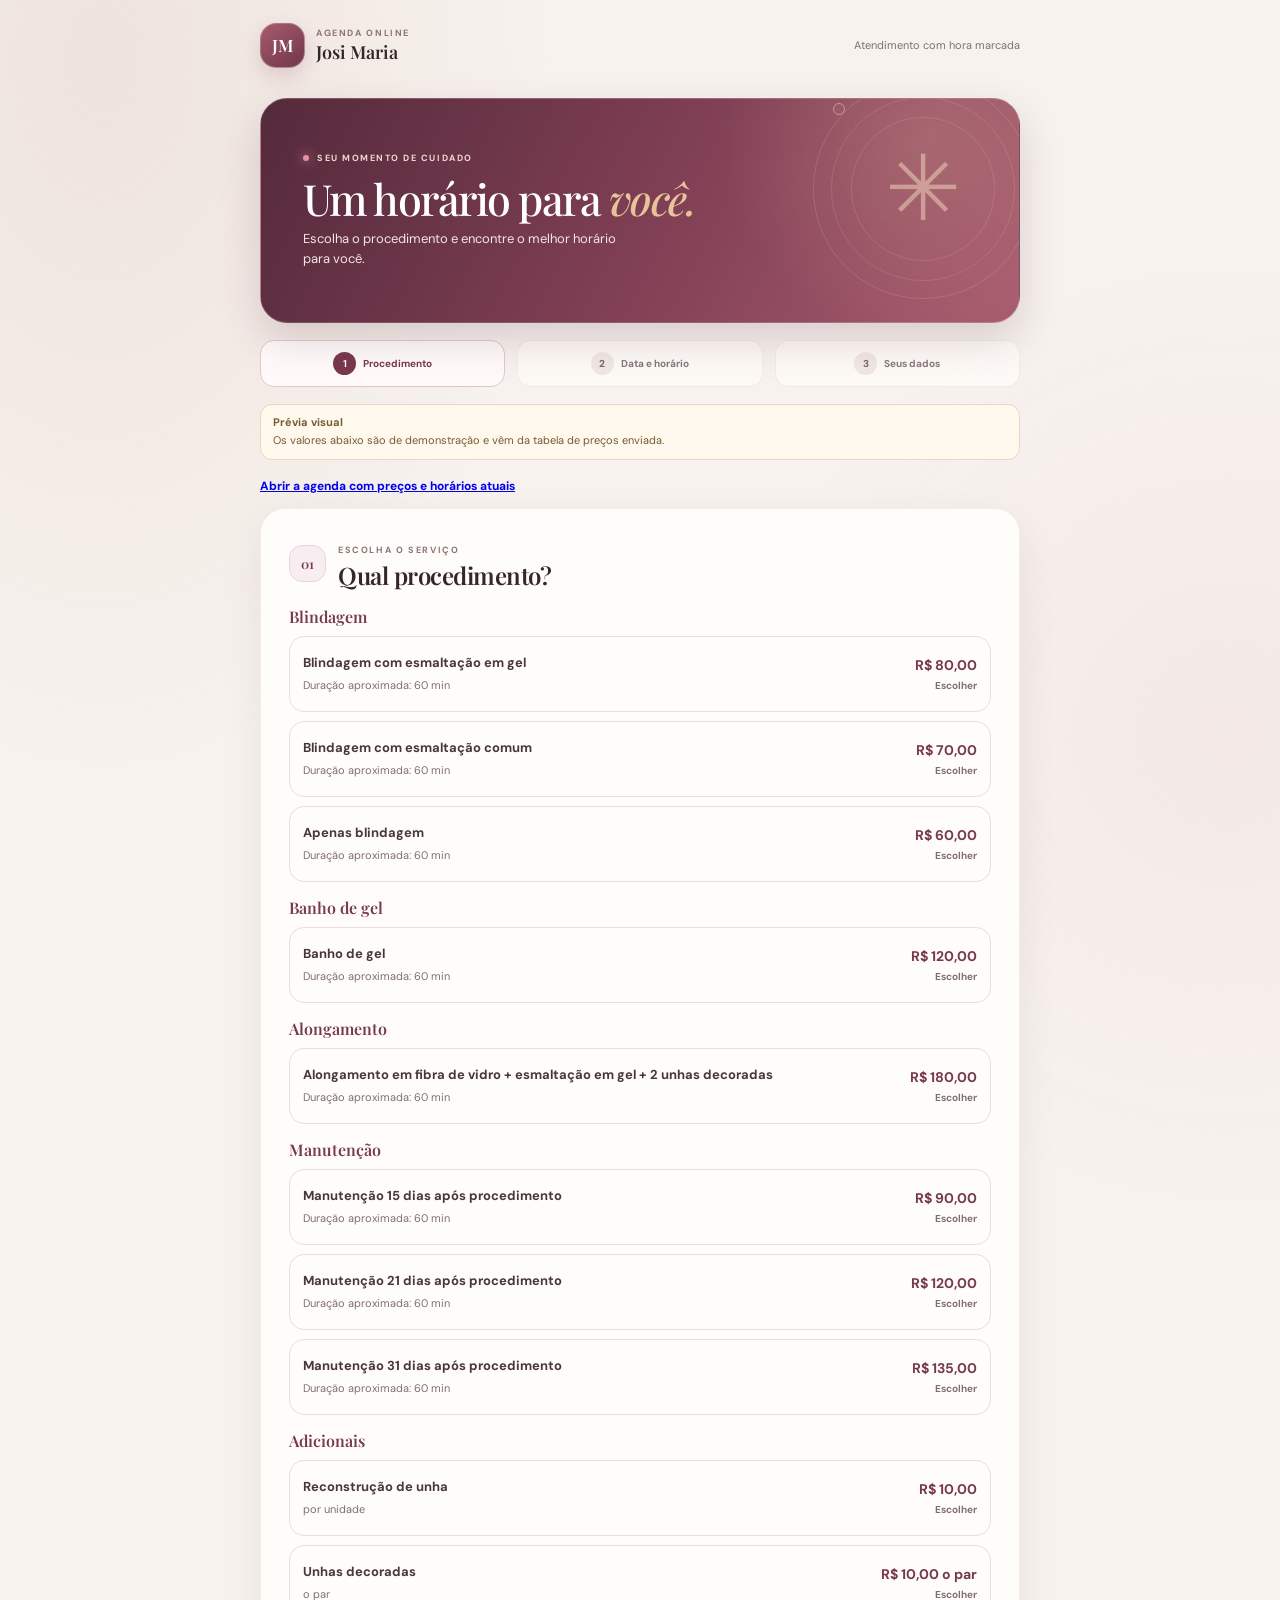
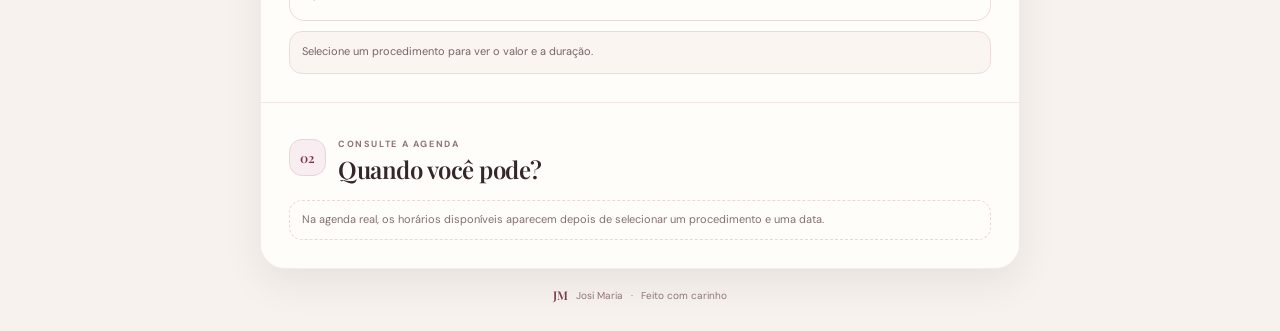
<file: agendar/preview.html>
<!doctype html>
<html lang="pt-BR">
  <head>
    <meta charset="utf-8" />
    <meta name="viewport" content="width=device-width, initial-scale=1, viewport-fit=cover" />
    <meta name="theme-color" content="#f7f2ee" />
    <title>Prévia do catálogo · Josi Maria</title>
    <link rel="preconnect" href="https://fonts.googleapis.com" />
    <link rel="preconnect" href="https://fonts.gstatic.com" crossorigin />
    <link href="https://fonts.googleapis.com/css2?family=DM+Sans:wght@400;500;600;700&family=Playfair+Display:wght@400;500;600;700&display=swap" rel="stylesheet" />
    <link rel="stylesheet" href="./style.css" />
    <style>
      .preview-note { margin: 0 0 14px; padding: 10px 12px; border: 1px solid #e8d8c2; border-radius: 12px; background: #fff9ed; color: #745b32; font-size: 11px; line-height: 1.45; }
      .preview-note strong { display: block; margin-bottom: 2px; }
      .preview-live-link { display: inline-block; margin: 0 0 14px; color: #78394d; font-size: 12px; font-weight: 700; }
    </style>
  </head>
  <body>
    <div class="booking-shell">
      <header class="public-header">
        <a class="brand" href="#" aria-label="Agenda online Josi Maria">
          <span class="brand-mark" aria-hidden="true">JM</span>
          <span class="brand-copy"><span class="eyebrow">AGENDA ONLINE</span><strong>Josi Maria</strong></span>
        </a>
        <span class="header-note">Atendimento com hora marcada</span>
      </header>
      <main>
        <section class="booking-hero" aria-labelledby="page-title">
          <div class="hero-copy">
            <span class="hero-kicker"><i aria-hidden="true"></i> SEU MOMENTO DE CUIDADO</span>
            <h1 id="page-title">Um horário para <em>você.</em></h1>
            <p>Escolha o procedimento e encontre o melhor horário para você.</p>
          </div>
          <div class="hero-art" aria-hidden="true"><span>✳</span><i></i></div>
        </section>
        <ol class="step-progress" aria-label="Etapas do agendamento">
          <li class="step-active"><span>1</span><b>Procedimento</b></li>
          <li><span>2</span><b>Data e horário</b></li>
          <li><span>3</span><b>Seus dados</b></li>
        </ol>
        <div class="preview-note"><strong>Prévia visual</strong>Os valores abaixo são de demonstração e vêm da tabela de preços enviada.</div>
        <p class="preview-live-link"><a href="./">Abrir a agenda com preços e horários atuais</a></p>
        <form class="booking-card">
          <section class="form-section" aria-labelledby="service-title">
            <div class="section-title">
              <span class="section-number">01</span>
              <div><span class="eyebrow">ESCOLHA O SERVIÇO</span><h2 id="service-title">Qual procedimento?</h2></div>
            </div>
            <div class="service-catalog" role="group" aria-label="Procedimentos disponíveis">
              <section class="service-group"><h3 class="service-group-title">Blindagem</h3><div class="service-options" role="group" aria-label="Blindagem">
                <button type="button" class="service-choice" aria-pressed="false"><span class="service-choice-copy"><strong class="service-choice-name">Blindagem com esmaltação em gel</strong><span class="service-choice-duration">Duração aproximada: 60 min</span></span><span class="service-choice-price"><strong>R$ 80,00</strong><span class="service-choice-action">Escolher</span></span></button>
                <button type="button" class="service-choice" aria-pressed="false"><span class="service-choice-copy"><strong class="service-choice-name">Blindagem com esmaltação comum</strong><span class="service-choice-duration">Duração aproximada: 60 min</span></span><span class="service-choice-price"><strong>R$ 70,00</strong><span class="service-choice-action">Escolher</span></span></button>
                <button type="button" class="service-choice" aria-pressed="false"><span class="service-choice-copy"><strong class="service-choice-name">Apenas blindagem</strong><span class="service-choice-duration">Duração aproximada: 60 min</span></span><span class="service-choice-price"><strong>R$ 60,00</strong><span class="service-choice-action">Escolher</span></span></button>
              </div></section>
              <section class="service-group"><h3 class="service-group-title">Banho de gel</h3><div class="service-options" role="group" aria-label="Banho de gel">
                <button type="button" class="service-choice" aria-pressed="false"><span class="service-choice-copy"><strong class="service-choice-name">Banho de gel</strong><span class="service-choice-duration">Duração aproximada: 60 min</span></span><span class="service-choice-price"><strong>R$ 120,00</strong><span class="service-choice-action">Escolher</span></span></button>
              </div></section>
              <section class="service-group"><h3 class="service-group-title">Alongamento</h3><div class="service-options" role="group" aria-label="Alongamento">
                <button type="button" class="service-choice" aria-pressed="false"><span class="service-choice-copy"><strong class="service-choice-name">Alongamento em fibra de vidro + esmaltação em gel + 2 unhas decoradas</strong><span class="service-choice-duration">Duração aproximada: 60 min</span></span><span class="service-choice-price"><strong>R$ 180,00</strong><span class="service-choice-action">Escolher</span></span></button>
              </div></section>
              <section class="service-group"><h3 class="service-group-title">Manutenção</h3><div class="service-options" role="group" aria-label="Manutenção">
                <button type="button" class="service-choice" aria-pressed="false"><span class="service-choice-copy"><strong class="service-choice-name">Manutenção 15 dias após procedimento</strong><span class="service-choice-duration">Duração aproximada: 60 min</span></span><span class="service-choice-price"><strong>R$ 90,00</strong><span class="service-choice-action">Escolher</span></span></button>
                <button type="button" class="service-choice" aria-pressed="false"><span class="service-choice-copy"><strong class="service-choice-name">Manutenção 21 dias após procedimento</strong><span class="service-choice-duration">Duração aproximada: 60 min</span></span><span class="service-choice-price"><strong>R$ 120,00</strong><span class="service-choice-action">Escolher</span></span></button>
                <button type="button" class="service-choice" aria-pressed="false"><span class="service-choice-copy"><strong class="service-choice-name">Manutenção 31 dias após procedimento</strong><span class="service-choice-duration">Duração aproximada: 60 min</span></span><span class="service-choice-price"><strong>R$ 135,00</strong><span class="service-choice-action">Escolher</span></span></button>
              </div></section>
              <section class="service-group"><h3 class="service-group-title">Adicionais</h3><div class="service-options" role="group" aria-label="Adicionais">
                <button type="button" class="service-choice" aria-pressed="false"><span class="service-choice-copy"><strong class="service-choice-name">Reconstrução de unha</strong><span class="service-choice-duration">por unidade</span></span><span class="service-choice-price"><strong>R$ 10,00</strong><span class="service-choice-action">Escolher</span></span></button>
                <button type="button" class="service-choice" aria-pressed="false"><span class="service-choice-copy"><strong class="service-choice-name">Unhas decoradas</strong><span class="service-choice-duration">o par</span></span><span class="service-choice-price"><strong>R$ 10,00 o par</strong><span class="service-choice-action">Escolher</span></span></button>
              </div></section>
            </div>
            <div class="service-summary"><span>Selecione um procedimento para ver o valor e a duração.</span></div>
          </section>
          <section class="form-section"><div class="section-title"><span class="section-number">02</span><div><span class="eyebrow">CONSULTE A AGENDA</span><h2>Quando você pode?</h2></div></div><p class="slot-empty">Na agenda real, os horários disponíveis aparecem depois de selecionar um procedimento e uma data.</p></section>
        </form>
      </main>
      <footer class="public-footer"><span class="footer-mark">JM</span><span>Josi Maria</span><span>·</span><span>Feito com carinho</span></footer>
    </div>
    <script>
      document.querySelectorAll('.service-choice').forEach((button) => button.addEventListener('click', () => {
        document.querySelectorAll('.service-choice').forEach((item) => {
          item.setAttribute('aria-pressed', String(item === button));
          item.querySelector('.service-choice-action').textContent = item === button ? 'Selecionado' : 'Escolher';
        });
        const name = button.querySelector('.service-choice-name').textContent;
        const duration = button.querySelector('.service-choice-duration').textContent;
        const price = button.querySelector('.service-choice-price strong').textContent;
        const summary = document.querySelector('.service-summary');
        summary.classList.add('has-service');
        summary.replaceChildren(Object.assign(document.createElement('span'), { textContent: duration }), Object.assign(document.createElement('strong'), { textContent: price }));
      }));
    </script>
  </body>
</html>
</file>
<file: agendar/style.css>
:root {
  color-scheme: light;
  --paper: #f7f2ee;
  --surface: #fffdfa;
  --ink: #35262a;
  --muted: #806f72;
  --line: #ebdfdd;
  --rose: #b15b70;
  --rose-dark: #78394d;
  --rose-soft: #f6e8ec;
  --gold: #bd956b;
  --shadow: 0 14px 38px rgba(70,43,48,.08);
  font-family: 'DM Sans', 'Segoe UI', sans-serif;
  color: var(--ink);
  background: var(--paper);
  font-synthesis: none;
  text-rendering: optimizeLegibility;
  -webkit-font-smoothing: antialiased;
}

* { box-sizing: border-box; }
html, body { width: 100%; min-width: 0; min-height: 100%; overflow-x: clip; }
body {
  margin: 0;
  min-height: 100vh;
  min-height: 100dvh;
  background:
    radial-gradient(ellipse at 8% 3%, rgba(202,157,143,.18), transparent 28rem),
    radial-gradient(ellipse at 96% 38%, rgba(228,198,202,.2), transparent 30rem),
    var(--paper);
}
button, input, select, textarea { font: inherit; }
button, a { -webkit-tap-highlight-color: transparent; }
.booking-shell { width: min(calc(100% - 28px), 760px); min-width: 0; margin: 0 auto; padding: max(14px,env(safe-area-inset-top)) 0 max(28px,env(safe-area-inset-bottom)); }
.public-header { min-height: 62px; display: flex; align-items: center; justify-content: space-between; gap: 12px; margin-bottom: 18px; }
.brand { min-width: 0; display: inline-flex; align-items: center; gap: 11px; color: inherit; text-decoration: none; }
.brand-mark { width: 45px; height: 45px; flex: 0 0 45px; display: grid; place-items: center; border: 1px solid rgba(255,255,255,.3); border-radius: 16px; background: linear-gradient(145deg,#a75b6e,#71364a); color: white; font: 600 17px 'Playfair Display',Georgia,serif; box-shadow: 0 8px 20px rgba(120,57,77,.18); }
.brand-copy { min-width: 0; display: grid; gap: 2px; }
.brand-copy .eyebrow, .eyebrow { color: #8e7475; font-size: 9px; line-height: 1.4; letter-spacing: .18em; font-weight: 700; }
.brand-copy strong { overflow: hidden; font: 600 18px/1.2 'Playfair Display',Georgia,serif; text-overflow: ellipsis; white-space: nowrap; }
.header-note { color: #806f72; font-size: 11px; text-align: right; }
.booking-hero { position: relative; min-height: 205px; overflow: hidden; display: flex; align-items: center; padding: 27px clamp(20px,5vw,42px); border: 1px solid rgba(255,255,255,.18); border-radius: 27px; background: radial-gradient(circle at 88% 17%,rgba(222,177,157,.25),transparent 13rem),linear-gradient(118deg,#542a3b 0%,#7e3e53 50%,#a85c6e 100%); color: white; box-shadow: 0 17px 40px rgba(92,46,62,.19); }
.hero-copy { position: relative; z-index: 1; width: 100%; max-width: 450px; min-width: 0; }
.hero-kicker { display: flex; align-items: center; gap: 8px; color: #f0d8d0; font-size: 9px; letter-spacing: .17em; font-weight: 700; }
.hero-kicker i { width: 6px; height: 6px; border-radius: 50%; background: #e88fa3; box-shadow: 0 0 12px #ec9cae; }
.booking-hero h1 { margin: 12px 0 8px; font: 500 clamp(30px,7vw,43px)/1.04 'Playfair Display',Georgia,serif; letter-spacing: -.035em; }
.booking-hero h1 em { color: #e6c399; font-weight: 500; }
.booking-hero p { max-width: 330px; margin: 0; color: #f5e5e4; font-size: 13px; line-height: 1.55; }
.hero-art { position: absolute; top: -20px; right: -14px; width: 220px; height: 220px; display: grid; place-items: center; border: 1px solid rgba(255,239,224,.26); border-radius: 50%; color: #edcfb4; opacity: .55; }
.hero-art::before, .hero-art::after { position: absolute; inset: 17px; border: 1px solid rgba(255,239,224,.22); border-radius: inherit; content: ''; }
.hero-art::after { inset: 37px; }
.hero-art span { font-size: 91px; line-height: 1; }
.hero-art i { position: absolute; top: 23px; left: 19px; width: 12px; height: 12px; border: 1px solid #efd0b4; border-radius: 50%; background: #9f596b; }

.step-progress { display: grid; grid-template-columns: repeat(3,minmax(0,1fr)); gap: 9px; margin: 15px 0; padding: 0; list-style: none; }
.step-progress li { min-width: 0; min-height: 42px; display: flex; align-items: center; justify-content: center; gap: 7px; padding: 7px 8px; border: 1px solid rgba(120,57,77,.08); border-radius: 14px; background: rgba(255,253,250,.72); color: #88777a; }
.step-progress li span { width: 23px; height: 23px; flex: 0 0 23px; display: grid; place-items: center; border-radius: 50%; background: #f0e7e4; color: #786568; font-size: 10px; font-weight: 700; }
.step-progress li b { overflow: hidden; font-size: 10px; text-overflow: ellipsis; white-space: nowrap; }
.step-progress li.step-active { border-color: #e3c6cc; background: #fffaf9; color: var(--rose-dark); }
.step-progress li.step-active span { background: var(--rose-dark); color: white; }
.step-progress li.step-complete { border-color: #d7e6d8; background: #f5faf4; color: #527652; }
.step-progress li.step-complete span { background: #e5f1e3; color: #416843; }

.booking-card, .confirmation-card { overflow: hidden; border: 1px solid rgba(120,57,77,.09); border-radius: 25px; background: rgba(255,253,250,.96); box-shadow: var(--shadow); }
.form-section { padding: clamp(19px,4vw,28px); border-top: 1px solid #f0e7e3; }
.form-section:first-child { border-top: 0; }
.section-title { display: flex; align-items: center; gap: 12px; margin-bottom: 17px; }
.section-number { width: 37px; height: 37px; flex: 0 0 37px; display: grid; place-items: center; border: 1px solid #e9d5d8; border-radius: 13px; background: #f8edf0; color: var(--rose-dark); font: 600 13px 'Playfair Display',Georgia,serif; }
.section-title h2 { margin: 3px 0 0; font: 600 clamp(20px,4vw,24px)/1.2 'Playfair Display',Georgia,serif; letter-spacing: -.02em; }
.field { min-width: 0; display: grid; gap: 7px; color: #5e4b50; font-size: 11px; font-weight: 700; }
.field small { color: #9a898d; font-size: 10px; font-weight: 400; }
.field input, .field select, .field textarea { width: 100%; min-width: 0; min-height: 48px; border: 1px solid #e9ddda; border-radius: 14px; padding: 11px 13px; outline: none; background: #fffdfa; color: var(--ink); font-size: 16px; font-weight: 400; transition: border-color .16s ease,box-shadow .16s ease,background-color .16s ease; }
.field textarea { min-height: 82px; resize: vertical; }
.field input::placeholder, .field textarea::placeholder { color: #a18f91; font-size: 13px; }
.field input:focus, .field select:focus, .field textarea:focus { border-color: #bb7181; background: #fff; box-shadow: 0 0 0 4px rgba(177,91,112,.12); }
.field input:disabled, .field select:disabled { color: #8f8284; background: #f6f1ee; }
.service-select-sync { position: absolute; width: 1px; height: 1px; overflow: hidden; clip: rect(0,0,0,0); white-space: nowrap; clip-path: inset(50%); }
.service-catalog { display: grid; gap: 16px; margin-top: 4px; }
.service-group { min-width: 0; }
.service-group-title { margin: 0 0 9px; color: var(--rose-dark); font: 600 16px/1.25 'Playfair Display',Georgia,serif; }
.service-options { display: grid; gap: 9px; }
.service-choice { width: 100%; min-width: 0; min-height: 76px; display: flex; align-items: center; justify-content: space-between; gap: 12px; padding: 13px; border: 1px solid #eadcda; border-radius: 15px; background: #fffdfa; color: var(--ink); text-align: left; cursor: pointer; touch-action: manipulation; transition: border-color .16s ease,background-color .16s ease,box-shadow .16s ease; }
.service-choice:hover { border-color: #d7aab3; background: #fff9f8; }
.service-choice[aria-pressed="true"] { border-color: var(--rose); background: #fff7f8; box-shadow: 0 0 0 2px rgba(177,91,112,.12); }
.service-choice-copy { min-width: 0; display: grid; gap: 6px; }
.service-choice-name { color: #49373c; font-size: 13px; line-height: 1.4; }
.service-choice-duration { color: var(--muted); font-size: 11px; line-height: 1.35; }
.service-choice-price { flex: 0 0 auto; display: grid; justify-items: end; gap: 5px; text-align: right; }
.service-choice-price strong { color: var(--rose-dark); font-size: 14px; white-space: nowrap; }
.service-choice-action { color: var(--muted); font-size: 10px; font-weight: 700; }
.service-choice[aria-pressed="true"] .service-choice-action { color: var(--rose-dark); }
.catalog-message { margin: 0; padding: 13px; border: 1px dashed #e7d9d6; border-radius: 13px; color: var(--muted); font-size: 12px; line-height: 1.5; }
.service-summary { min-height: 43px; display: flex; align-items: center; justify-content: space-between; gap: 12px; margin-top: 10px; padding: 10px 12px; border: 1px solid #eadcda; border-radius: 13px; background: #fbf5f2; color: #756468; font-size: 11px; line-height: 1.4; }
.service-summary.has-service { color: var(--rose-dark); }
.service-summary strong { flex: 0 0 auto; color: var(--rose-dark); font-size: 13px; text-align: right; }
.slot-heading { display: flex; align-items: baseline; justify-content: space-between; gap: 10px; margin: 17px 0 9px; color: #5e4b50; font-size: 11px; font-weight: 700; }
.slot-heading span:last-child { color: var(--muted); font-size: 10px; font-weight: 400; text-align: right; }
.slot-list { min-height: 42px; display: grid; grid-template-columns: repeat(4,minmax(0,1fr)); gap: 8px; }
.slot-choice { min-width: 0; min-height: 44px; border: 1px solid #e6d8d9; border-radius: 12px; background: #fffdfa; color: #604d53; font-size: 12px; font-weight: 700; cursor: pointer; touch-action: manipulation; transition: border-color .16s ease,background-color .16s ease,transform .16s ease; }
.slot-choice:hover { border-color: #c98b99; background: #fff6f7; transform: translateY(-1px); }
.slot-choice[aria-pressed="true"] { border-color: #78394d; background: #78394d; color: white; box-shadow: 0 5px 13px rgba(120,57,77,.16); }
.slot-empty { grid-column: 1/-1; margin: 0; padding: 11px 12px; border: 1px dashed #e7d9d6; border-radius: 13px; color: #806f72; font-size: 11px; line-height: 1.45; }
.client-fields { display: grid; grid-template-columns: repeat(2,minmax(0,1fr)); gap: 13px 12px; }
.field-wide { grid-column: 1/-1; }
.privacy-note { margin: 14px 0; color: #806f72; font-size: 10px; line-height: 1.5; }
.primary-button, .secondary-button { width: 100%; min-height: 51px; display: flex; align-items: center; justify-content: center; gap: 10px; border: 0; border-radius: 15px; background: linear-gradient(105deg,#78394d,#aa586d); color: white; box-shadow: 0 9px 20px rgba(120,57,77,.19); font-size: 13px; font-weight: 700; cursor: pointer; transition: box-shadow .16s ease,filter .16s ease,transform .16s ease; }
.primary-button span, .secondary-button span { font-size: 17px; font-weight: 400; }
.primary-button:hover, .secondary-button:hover { box-shadow: 0 12px 24px rgba(120,57,77,.24); filter: saturate(1.08); transform: translateY(-1px); }
.primary-button:disabled { cursor: not-allowed; filter: grayscale(.12); opacity: .56; box-shadow: none; }
.form-status { min-height: 0; margin: 10px 0 0; color: var(--rose-dark); font-size: 11px; line-height: 1.5; }
.form-status:empty { display: none; }
.confirmation-card { padding: clamp(22px,5vw,38px); text-align: center; }
.confirmation-card[hidden] { display: none; }
.confirmation-mark { width: 54px; height: 54px; display: grid; place-items: center; margin: 0 auto 16px; border: 1px solid #d6e6d7; border-radius: 50%; background: #eef7ed; color: #4e8051; font-size: 25px; }
.confirmation-card h2 { margin: 8px 0; font: 600 clamp(25px,6vw,32px)/1.15 'Playfair Display',Georgia,serif; }
.confirmation-copy { max-width: 420px; margin: 0 auto 20px; color: #806f72; font-size: 12px; line-height: 1.55; }
.confirmation-details { display: grid; grid-template-columns: repeat(2,minmax(0,1fr)); gap: 0; margin: 0 0 18px; overflow: hidden; border: 1px solid #eee3df; border-radius: 16px; text-align: left; }
.confirmation-details div { min-width: 0; padding: 12px; border-bottom: 1px solid #eee3df; }
.confirmation-details div:nth-child(odd) { border-right: 1px solid #eee3df; }
.confirmation-details div:nth-last-child(-n+2) { border-bottom: 0; }
.confirmation-details dt { color: #8a777a; font-size: 9px; letter-spacing: .08em; text-transform: uppercase; }
.confirmation-details dd { overflow-wrap: anywhere; margin: 5px 0 0; color: #49373c; font-size: 12px; font-weight: 700; }
.secondary-button { background: #248b60; box-shadow: 0 8px 19px rgba(36,139,96,.15); }
.secondary-button[hidden] { display: none !important; }
.secondary-button { text-decoration: none; }
.secondary-button:hover { box-shadow: 0 11px 23px rgba(36,139,96,.22); }
.text-button { min-height: 44px; margin-top: 6px; padding: 8px 12px; border: 0; border-radius: 11px; background: transparent; color: var(--rose-dark); font-size: 11px; font-weight: 700; cursor: pointer; }
.text-button:hover { background: #f8edf0; }
.public-footer { display: flex; align-items: center; justify-content: center; gap: 8px; padding: 18px 0 0; color: #8c7779; font-size: 10px; }
.footer-mark { color: var(--rose-dark); font: 600 12px 'Playfair Display',Georgia,serif; }
.toast { position: fixed; z-index: 5; left: 50%; bottom: max(16px,env(safe-area-inset-bottom)); width: max-content; max-width: calc(100% - 28px); padding: 12px 16px; border-radius: 14px; background: #35262a; color: white; box-shadow: 0 8px 24px rgba(53,38,42,.2); font-size: 12px; opacity: 0; pointer-events: none; transform: translate(-50%,12px); transition: opacity .2s,transform .2s; }
.toast.visible { opacity: 1; transform: translate(-50%,0); }
button:focus-visible, a:focus-visible, input:focus-visible, select:focus-visible, textarea:focus-visible { outline: 3px solid rgba(177,91,112,.55); outline-offset: 3px; }

@media (min-width: 640px) {
  .public-header { margin-bottom: 22px; }
  .booking-hero { min-height: 225px; }
  .step-progress { gap: 12px; margin: 17px 0; }
  .step-progress li { min-height: 47px; }
  .slot-list { grid-template-columns: repeat(5,minmax(0,1fr)); }
}

@media (max-width: 420px) {
  .booking-shell { width: calc(100% - 22px); }
  .public-header { min-height: 56px; margin-bottom: 14px; }
  .brand { gap: 8px; }
  .brand-mark { width: 41px; height: 41px; flex-basis: 41px; border-radius: 14px; }
  .brand-copy strong { font-size: 16px; }
  .header-note { max-width: 95px; font-size: 9px; }
  .booking-hero { min-height: 170px; padding: 20px 17px; border-radius: 22px; }
  .booking-hero h1 { max-width: 260px; font-size: clamp(28px,8vw,33px); }
  .booking-hero p { max-width: 245px; font-size: 11px; }
  .hero-art { top: -19px; right: -86px; width: 185px; height: 185px; opacity: .42; }
  .step-progress { gap: 5px; margin: 11px 0; }
  .step-progress li { min-height: 40px; gap: 5px; padding: 6px 5px; }
  .step-progress li span { width: 21px; height: 21px; flex-basis: 21px; }
  .step-progress li b { font-size: 9px; }
  .booking-card, .confirmation-card { border-radius: 21px; }
  .form-section { padding: 18px 15px; }
  .section-title { gap: 9px; margin-bottom: 14px; }
  .section-number { width: 34px; height: 34px; flex-basis: 34px; }
  .section-title h2 { font-size: 20px; }
  .slot-list { grid-template-columns: repeat(3,minmax(0,1fr)); gap: 7px; }
  .slot-choice { min-height: 44px; }
  .client-fields { grid-template-columns: minmax(0,1fr); gap: 11px; }
  .field-wide { grid-column: auto; }
  .confirmation-details div { padding: 10px; }
  .confirmation-details dd { font-size: 11px; }
}

@media (prefers-reduced-motion: reduce) {
  *, *::before, *::after { scroll-behavior: auto !important; transition-duration: .01ms !important; }
}
</file>
